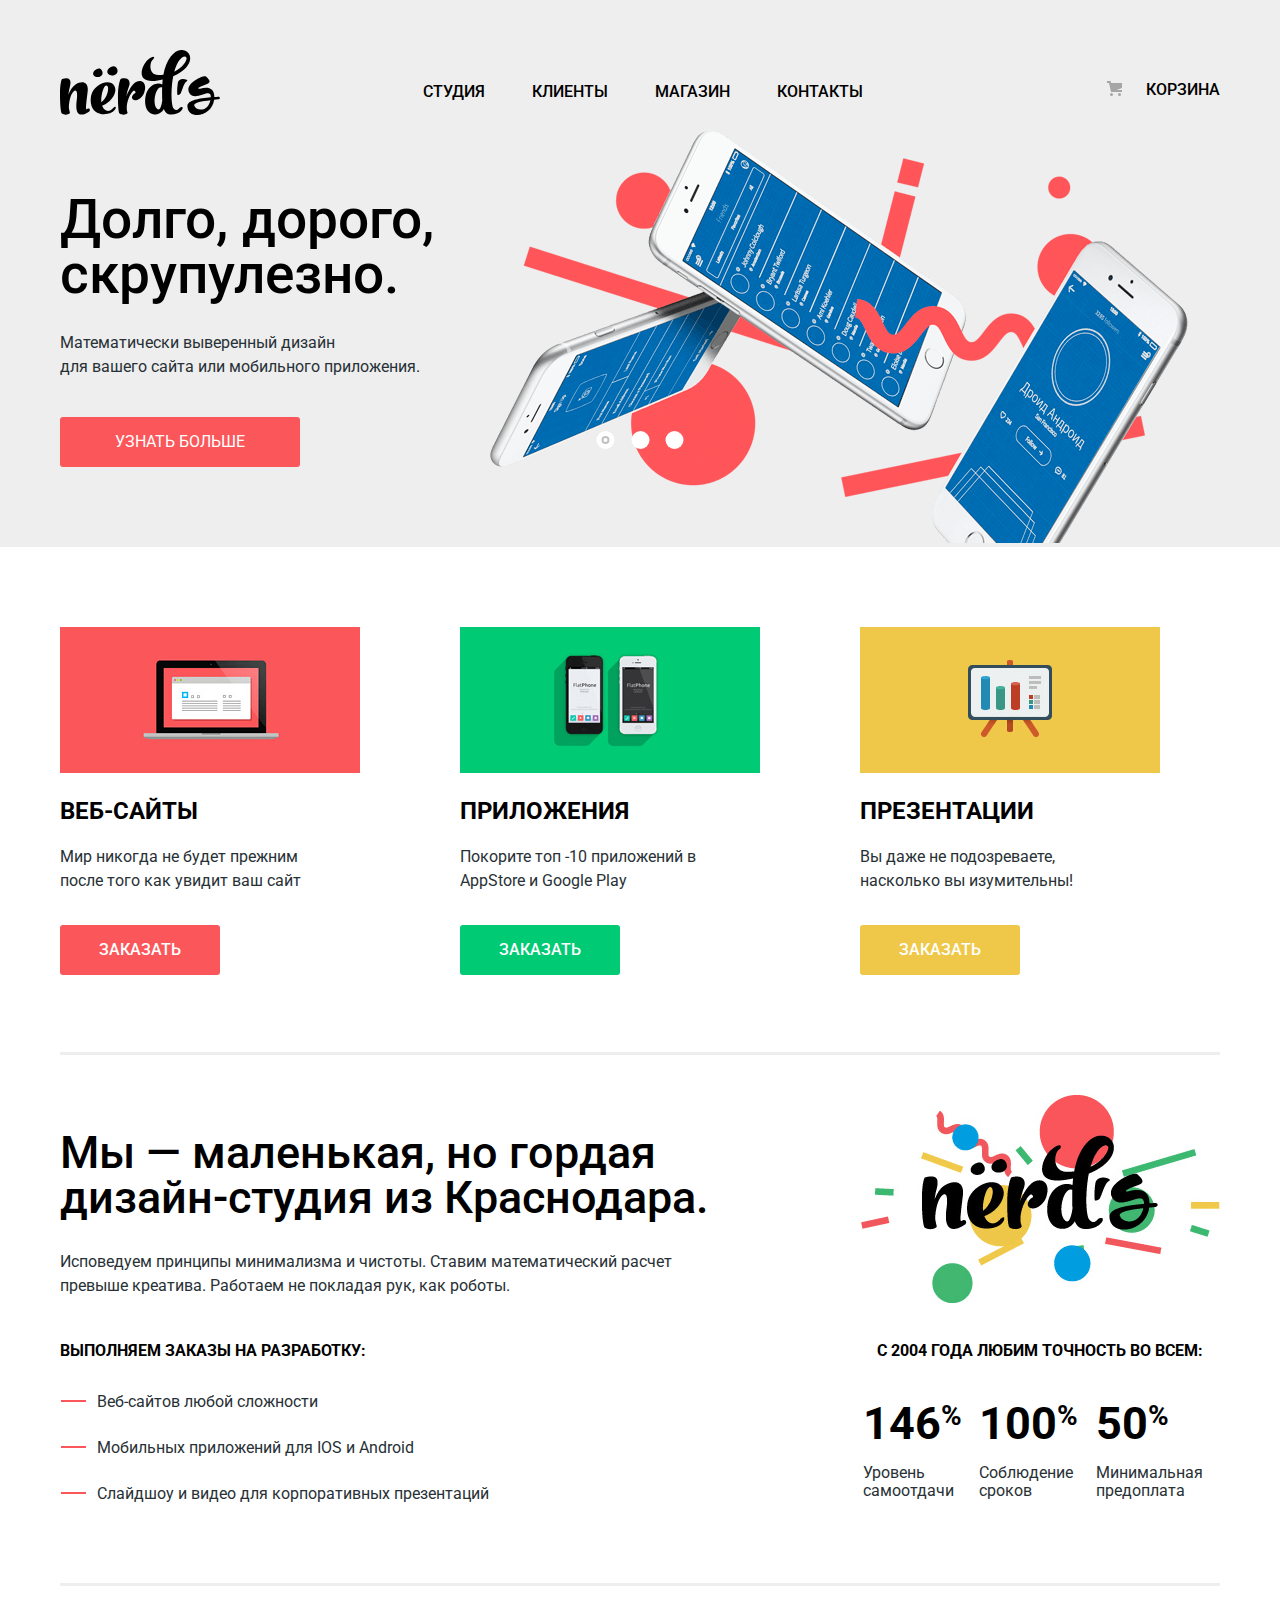
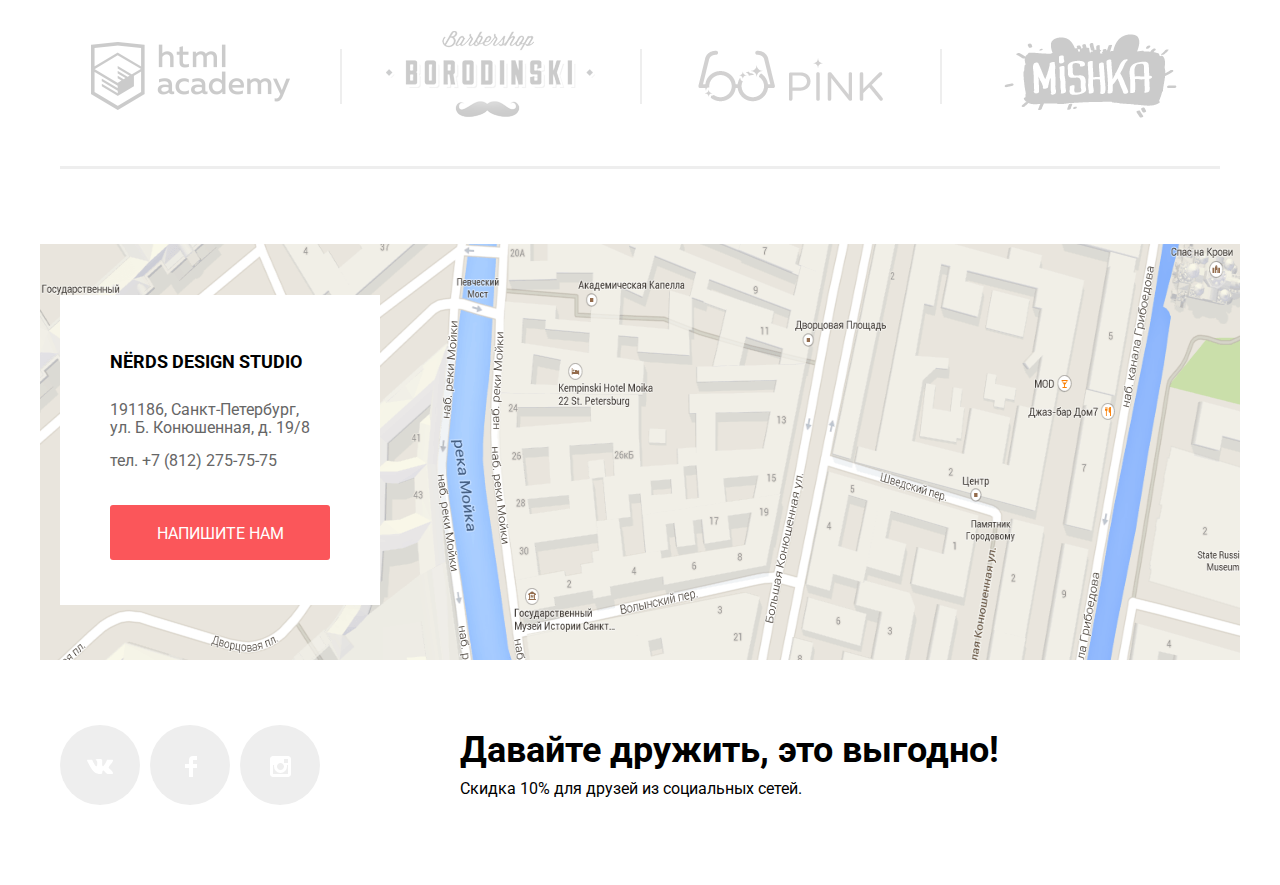
<file: index.html>
﻿<!DOCTYPE html>
<html lang="ru">
	<head>
		<meta charset="utf-8">
		<title>HTML Academy: Нёрдс</title>
		<link href="https://fonts.googleapis.com/css?family=Roboto:400,500,700&display=swap&subset=cyrillic" rel="stylesheet">
		<link href="css/normalize.css" rel="stylesheet">
  		<link href="css/style.css" rel="stylesheet">
	</head>
	<body>
		<header class= "site-header">
			<div class="containers slider-containers">
				<nav class="site-navigation">
					<a class="site-header-logo">
						<img src="img/nerds-logo.svg" width="160" height="65" alt="Логотип дизайн-студии Нёрдс">
					</a>
					<ul class="main-navigation">
						<li><a href="station.html">студия</a></li>
						<li><a href="clients.html">клиенты</a></li>
						<li><a href="catalog.html">магазин</a></li>
						<li><a href="contacts.html">контакты</a></li>
					</ul>
					<ul class="user-navigation">
						<li class="shopping-cart"> <a class="login-link" href="#">корзина</a></li>
					</ul>
				</nav>
			</div>
			<section class="slider">
				<div class="containers">
					<h2 class="visually-hidden">Преимущества</h2>
					<input class="visually-hidden" type="radio" id="product-1" name="toggle" checked>
					<input class="visually-hidden" type="radio" id="product-2" name="toggle">
					<input class="visually-hidden" type="radio" id="product-3" name="toggle">
					<div class="slider-controls">
						<label class="slider-controls-item slider-controls-item--1" for="product-1">Первый слайд</label>
						<label class="slider-controls-item slider-controls-item--2" for="product-2">Второй слайд</label>
						<label class="slider-controls-item slider-controls-item--3" for="product-3">Третий слайд</label>
					</div>
					<ul class="slider-list">
						<li class="slider-item">
							<h3>Долго, дорого,<br> скрупулезно.</h3>
							<p>Математически выверенный дизайн<br> для вашего сайта или мобильного приложения.</p>
							<a class="slider-item-button button" href="#">Узнать больше</a>
						</li>
						<li class="slider-item">
							<h3>Любим математику как никто другой</h3>
							<p>Никакого креатива, только математические формулы для расчета идеальных пропорций.</p>
							<a class="slider-item-button button" href="#">Узнать больше</a>
						</li>
						<li class="slider-item">
							<h3>Только ночь,<br> только хардкор</h3>
							<p>Работать днем, как все? Мы против этого.<br> Ближе к полуночи работа только начинается.</p>
							<a class="slider-item-button button" href="#">Узнать больше</a>
						</li>
					</ul>  
				</div>
			</section>	 
		</header>
		<main>
			<h1 class="visually-hidden">Дизайн-студия Нёрдс</h1>
			<div class="containers">
				<section class="service">
					<h2 class="visually-hidden">Услуги</h2>
					<ul class="list-service">
						<li class="list-service-item">
							<img class="list-service-img" src="img/illustration-1.png" width="300" height="146" alt="Картинка ноутбук">
							<h3 class="list-service-header">веб-сайты</h3>
							<p class="list-service-description">
								Мир никогда не будет прежним
								после того как увидит ваш сайт
							</p>
							<a class="button button-red" href="catalog.html" aria-label="заказать сайт">заказать</a>
						</li>
						<li class="list-service-item">
							<img class="list-service-img" src="img/illustration-2.png" width="300" height="146" alt="Картинка телефон">
							<h3 class="list-service-header">приложения</h3>
							<p class="list-service-description">
								Покорите топ -10 приложений в
								AppStore и Google Play
							</p>
							<a class="button button-green" href="catalog.html" aria-label="заказать приложение">заказать</a>
						</li>
						<li class="list-service-item">
							<img class="list-service-img" src="img/illustration-3.png" width="300" height="146" alt="Картинка планшет">
							<h3 class="list-service-header">презентации</h3>
							<p class="list-service-description">
								Вы даже не подозреваете,
								насколько вы изумительны!
							</p>
							<a class="button button-yelow" href="catalog.html" aria-label="заказать презентацию">заказать</a>
						</li>
					</ul>
				</section>
				<section class="about-us">
					<div class="about-us-left">
						<p class="abot-us-head">
							Мы &mdash; маленькая, но гордая дизайн-студия из Краснодара.
						</p>
						<p class="about-us-text">
							Исповедуем принципы минимализма и чистоты. Ставим математический расчет превыше креатива. Работаем не покладая рук, как роботы.
						</p>
						<h3>выполняем заказы на разработку:</h3>
						<ul>
							<li>
								Веб-сайтов любой сложности
							</li>
							<li>
								Мобильных приложений для IOS и Android
							</li>
							<li>
								Слайдшоу и видео для корпоративных презентаций
							</li>
						</ul>
					</div>
					<div class="about-us-right">
						<img class="about-us-right-picture" src="img/nerds-illustration.png" width="360" height="208" alt="Логотип компании">
						<h2>С 2004 года любим точность во всем:</h2>
						<table>
	    					<tbody>
	    						<tr> 
	    							<td class="percentages">146<sup class="sup">%</sup></td>
	    							<td class="percentages">100<sup class="sup">%</sup></td>
	    							<td class="percentages">50<sup class="sup">%</sup></td>
	    						</tr>
	    						<tr> 
	    							<td class="details">Уровень самоотдачи</td>
	    							<td class="details">Соблюдение сроков</td>
	    							<td class="details">Минимальная предоплата</td>
	    						</tr>
	    					</tbody>
	    				</table>
					</div>
				</section>
				<section class="work">
					<div class="work-cont">
						<a class="work-site" href="https://htmlacademy.ru/intensive/htmlcss">
							<img src="img/logo-1.png" width="199" height="68" alt="логотип компании html academy">
						</a>
					</div>
					<div class="work-cont">
						<a class="work-site" href="#">
							<img src="img/logo-2.png" width="209" height="90" alt="логотип компании барбершоп Бородинский">
						</a>
					</div>
					<div class="work-cont">
						<a class="work-site" href="#">
							<img src="img/logo-3.png" width="185" height="52" alt="логотип компании Пинк">
						</a>
					</div>
					<div class="work-cont">
						<a class="work-site" href="#">
							<img src="img/logo-4.png" width="173" height="84" alt="логотип компании Мишка">
						</a>
					</div>
				</section>
			</div>
			<section class="map">
				<img class="maps-image" src="img/maps.png" width="1200" height="416" alt=" Адрес: Санкт-Петербург,  ул. Б. Конюшенная, д. 19/8 ">
				<iframe class="iframe" src="https://www.google.com/maps/embed?pb=!1m18!1m12!1m3!1d1998.6036253002867!2d30.320858715769422!3d59.93871916905457!2m3!1f0!2f0!3f0!3m2!1i1024!2i768!4f13.1!3m3!1m2!1s0x4696310fca145cc1%3A0x42b32648d8238007!2z0JHQvtC70YzRiNCw0Y8g0JrQvtC90Y7RiNC10L3QvdCw0Y8g0YPQuy4sIDE5LzgsINCh0LDQvdC60YIt0J_QtdGC0LXRgNCx0YPRgNCzLCAxOTExODY!5e0!3m2!1sru!2sru!4v1562616111985!5m2!1sru!2sru" allowfullscreen></iframe>
				<div class="containers map-containers">
					<div class="modal-map">
						<div class="modal">
							<p class="modal-head">
								NЁRDS DESIGN STUDIO
							</p>
							<p class="modal-text">
								191186, Санкт-Петербург,
								ул. Б. Конюшенная, д. 19/8				
							</p>
								<a href="tel:+78122757575" class="modal-text modal-tel"> тел. +7 (812) 275-75-75</a>				
						</div>	
						<a href="#" class="modal-button"> напишите нам </a>
					</div>
				</div>
			</section>
			<section class="pop">
				<div class="containers">
					<div class="pop-up">
						<h2>Напишите нам</h2>
						<form class="feedback-form" action="https://echo.htmlacademy.ru" method="post">
							<div class="feedback-item">
								<p class="feedback-item-name">
									<label>
										Ваше имя:
										<input type="text" name="name" placeholder="Имя Фамилия">
									</label>
								</p>
								<p class="feedback-item-mail">
									<label>
										Ваш e-mail:
										<input type="text" name="e-mail" placeholder="email@example.com">
									</label>
								</p>
							</div>
							<p class="feedback-item-text">
								<label>
									Текст письма:
									<textarea name="text" placeholder="В свободной форме" style="margin: 0px; width: 760px; height: 118px;"></textarea>
								</label>
							</p>
							<button class="md-btn" type="submit">Отправить</button>
							<button class="close-modal-button" type="button" name="close-button">Закрыть</button>
			        	</form>
					</div>
				</div> 
        	</section>
		</main>
		<footer class="site-footer">
			<div class="containers">
            	<div class="footer"> 
					<ul class="footer-social-item">
						<li><a class="social social-button-vk" href="#" aria-label="Наша дизайн студия в Вконтакте"></a></li>
						<li><a class="social social-button-fb" href="#" aria-label="Наша дизайн студия в Фейсбук"></a></li>
						<li><a class="social social-button-in" href="#" aria-label="Наша дизайн студия в Инстаграм"></a></li>
					</ul>
					<p class="footer-promo">
						<b>Давайте дружить, это выгодно!</b>
						Скидка 10% для друзей из социальных сетей.
					</p>
            	</div>
        	</div>
		</footer>
		<script src="js/popup.js">
		</script>	
	</body>
</html>
</file>
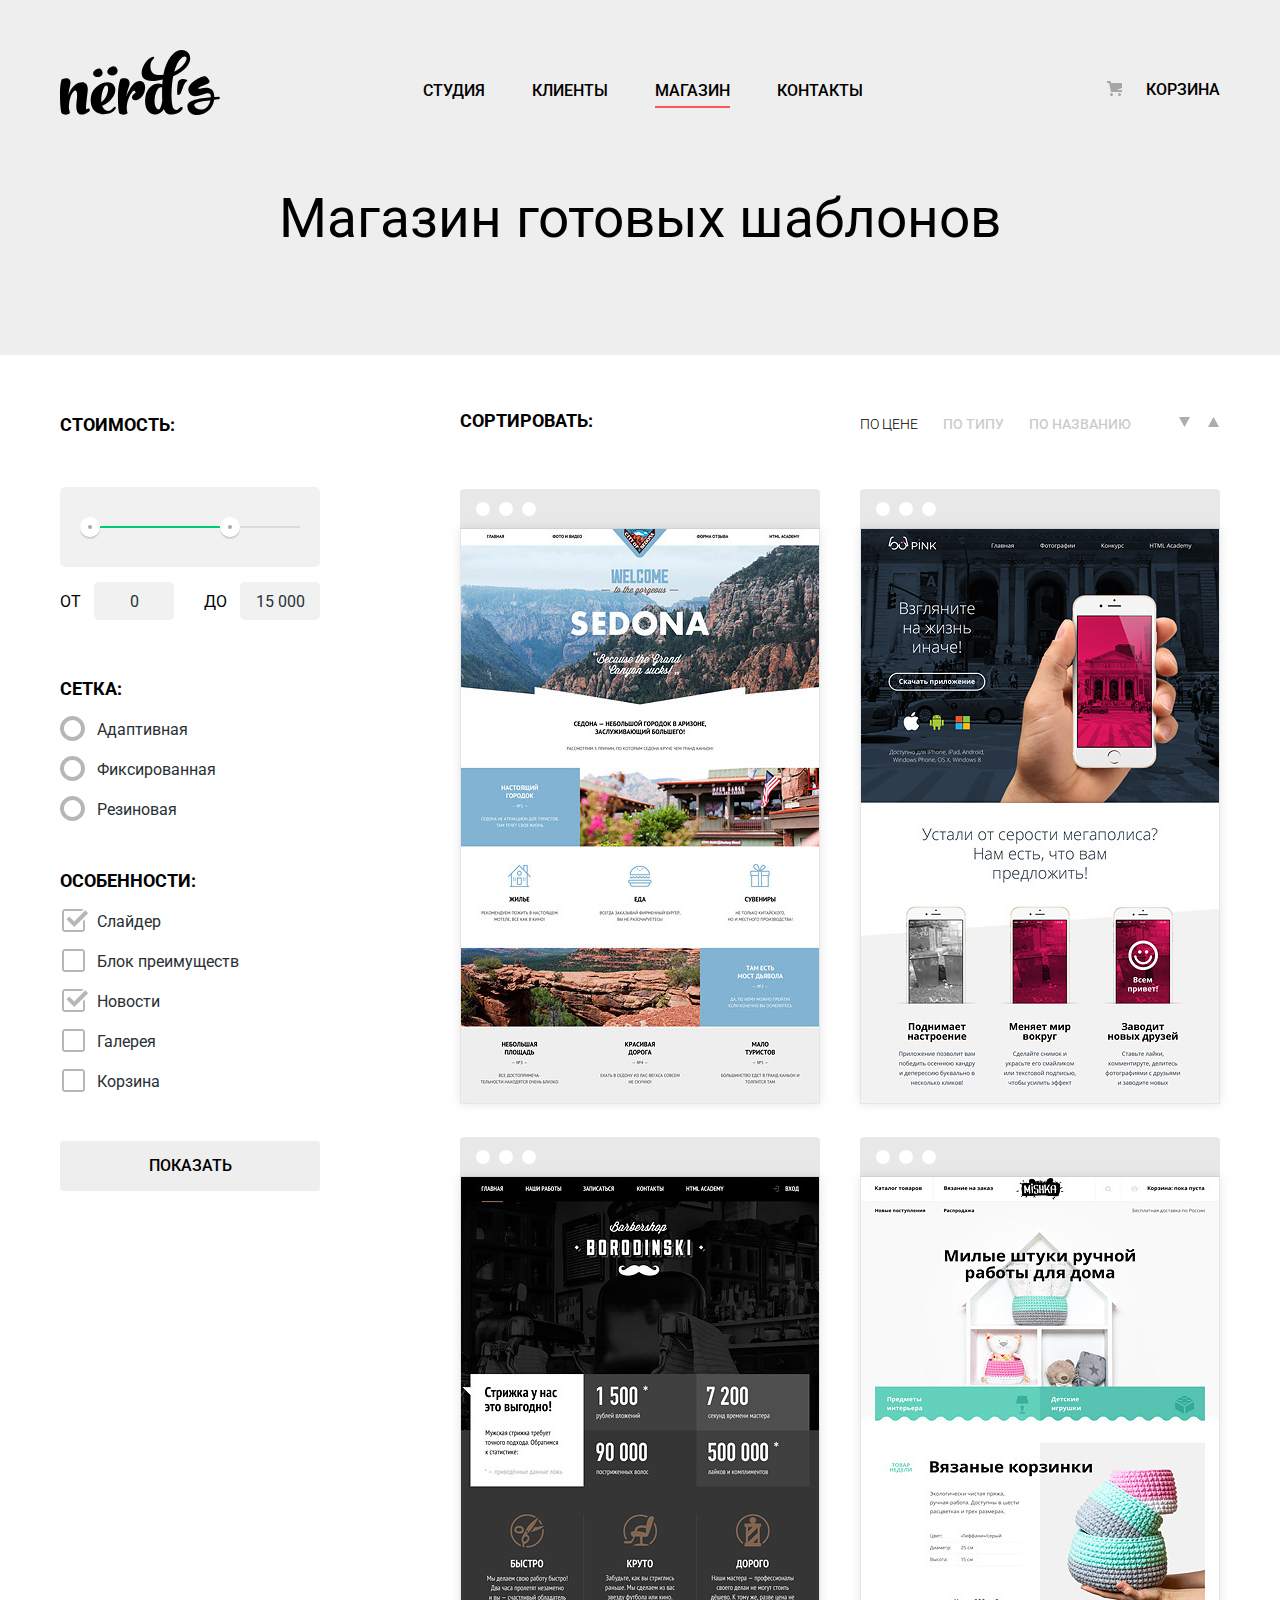
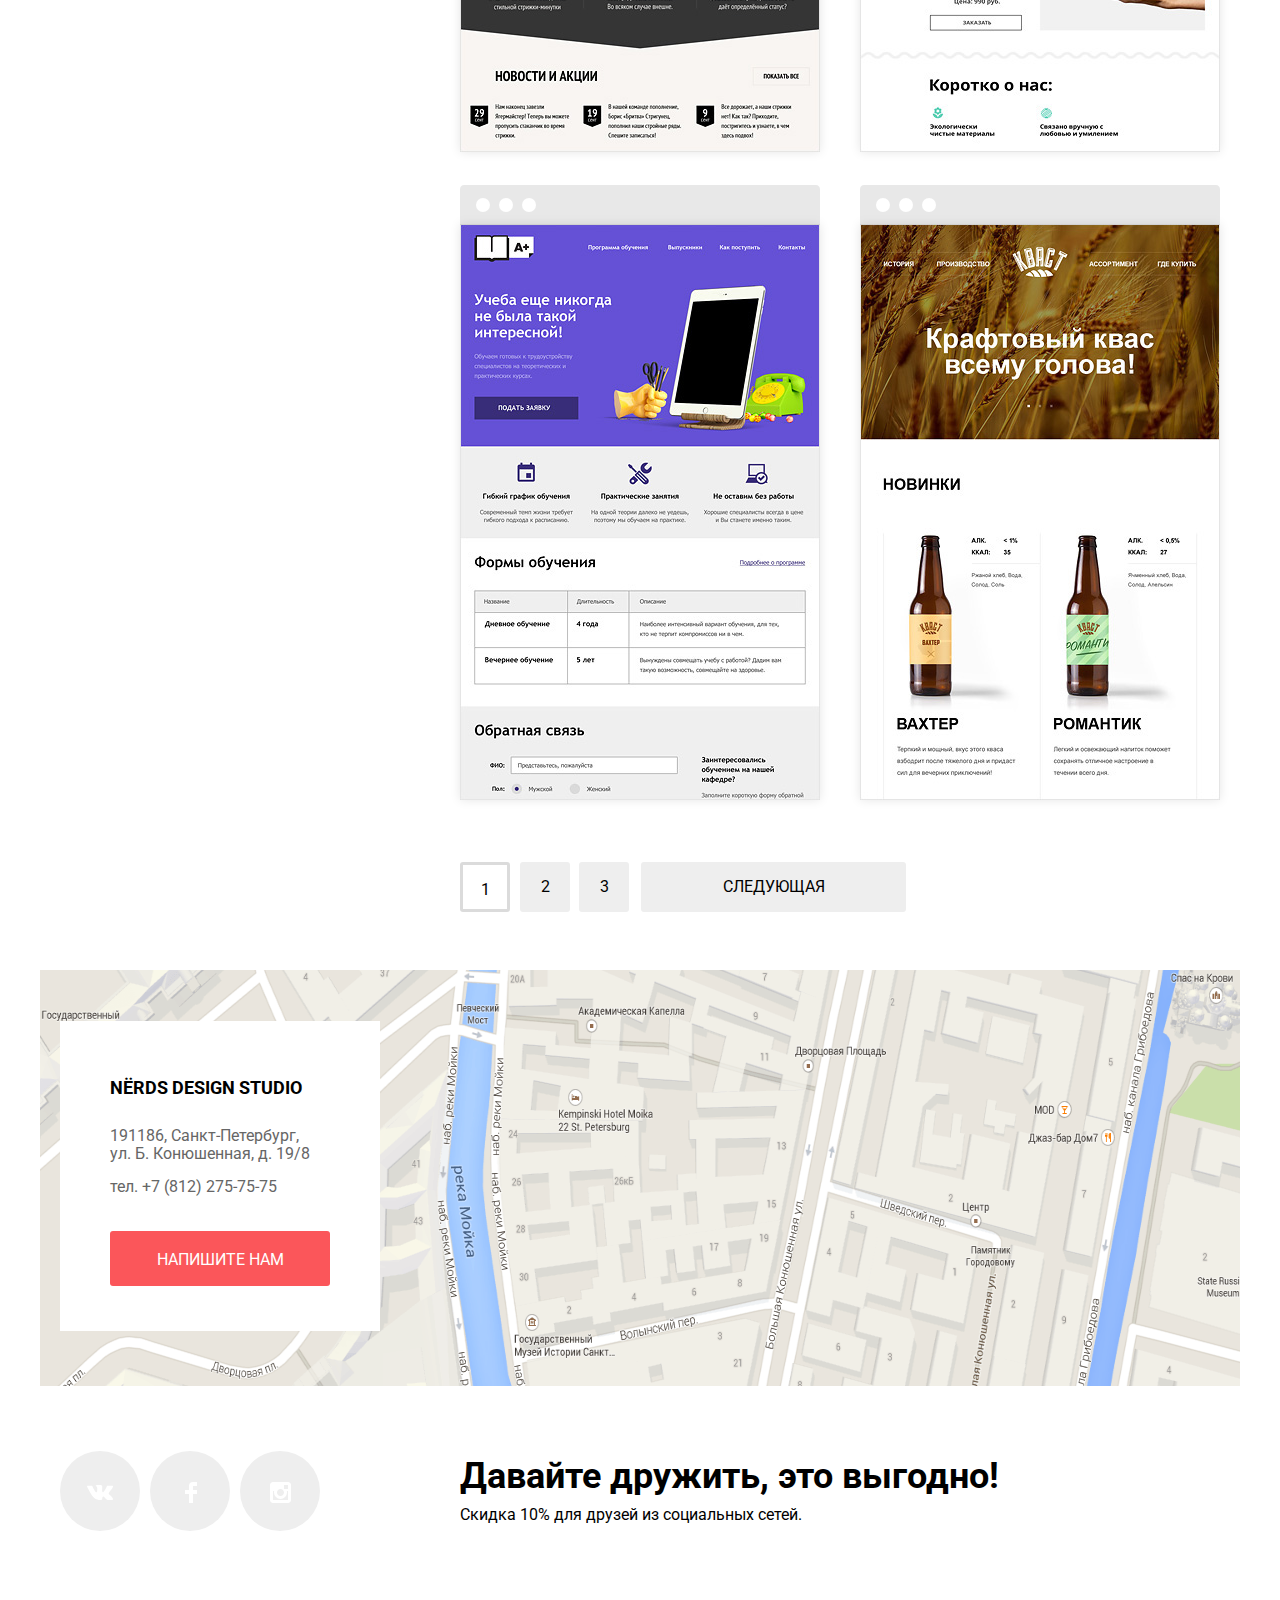
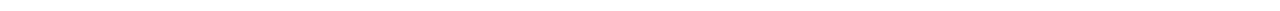
<file: catalog.html>
﻿<!DOCTYPE html>
<html lang="ru">
	<head>
    	<meta charset="utf-8">
    	<title>HTML Academy: Нёрдс</title>
    	<link href="https://fonts.googleapis.com/css?family=Roboto:400,500,700&display=swap&subset=cyrillic" rel="stylesheet">
    	<link href="css/normalize.css" rel="stylesheet">
      	<link href="css/style.css" rel="stylesheet">
	</head>
	<body>
    	<header class= "site-header">
			<div class="containers">
        		<nav class="site-navigation">
        			<a class="site-header-logo" href="index.html">
          				<img src="img/nerds-logo.svg" width="160" height="65" alt="Логотип дизайн-студии Нёрдс">
        			</a>
          			<ul class="main-navigation">
            			<li><a href="station.html">студия</a></li>
            			<li><a href="clients.html">клиенты</a></li>
            			<li class="active"><a href="catalog.html">магазин</a></li>
            			<li><a href="contacts.html">контакты</a></li>
          			</ul>
          			<ul class="user-navigation">
            			<li class="shopping-cart"> <a class="login-link" href="#">корзина</a></li>
          			</ul>
				</nav> 
        		<section class="down-header">
					<p>  
						Магазин готовых шаблонов
					</p>	
				</section>
			</div>	
    	</header>
    	<main>
			<div class="containers">
				<div class="main-catalog">	
      				<section class="filters">
        				<h2 class="visually-hidden">Фильтр товаров</h2>
        				<form class="filter" method="get" action="https://echo.htmlacademy.ru">
							<fieldset class="filter-grid">
								<legend class="legend-filters">Стоимость:</legend>
								<div class="range-filter">
									<div class="range-controls">
										<div class="scale">
											<div class="bar"></div>
										</div>
											<div class="toggle toggle-min"></div>
											<div class="toggle toggle-max"></div>
										</div>
										<div class="price-controls">
											<label class="min-price">от <input name="min-price" type="text" value="0"></label>
											<label class="max-price">до <input name="max-price" type="text" value="15 000"></label>
										</div>
									</div>
							</fieldset>   
							<fieldset class="filter-grid">
          						<legend class="legend-filters">сетка:</legend>
          						<ul class="grid-list">
            						<li class="filter-option">
              							<input class="visually-hidden filter-input filter-input-radio" type="radio" name="grid-list" id="filter-adaptive" value="grid-adaptive">
              							<label for="filter-adaptive">
                							Адаптивная
              							</label>
            						</li>
           				 			<li class="filter-option">
              							<input class="visually-hidden filter-input filter-input-radio" type="radio" name="grid-list" id="filter-fixed" value="grid-fixed">
              							<label for="filter-fixed">
                							Фиксированная
              							</label>
            						</li>
            						<li class="filter-option">
              							<input class="visually-hidden filter-input filter-input-radio" type="radio" name="grid-list" id="filter-rubber" value="grid-rubber">
              							<label for="filter-rubber">
                							Резиновая
              							</label>
           							</li>
          						</ul>
        					</fieldset>
       						<fieldset class="filter-grid">
          						<legend class="legend-filters">особенности:</legend>
          						<ul class="grid-list">
            						<li class="filter-option">
              							<input class="visually-hidden filter-input filter-input-checkbox" type="checkbox" name="slide-list" id="filter-slider" checked>
              							<label for="filter-slider">
        	        						Слайдер
        	      						</label>
        	    					</li>
        	    					<li class="filter-option">
        	      						<input class="visually-hidden filter-input filter-input-checkbox" type="checkbox" name="advantage-list" id="filter-advantage">
        	      						<label for="filter-advantage">
        	        						Блок преимуществ
        	      						</label>
        	    					</li>
        	    					<li class="filter-option">
        	      						<input class="visually-hidden filter-input filter-input-checkbox" type="checkbox" name="news-list" id="filter-news" checked>
        	      						<label for="filter-news">
        	       					 		Новости
        	      						</label>
        	    					</li>
        	    					<li class="filter-option">
        	      						<input class="visually-hidden filter-input filter-input-checkbox" type="checkbox" name="gallery-list" id="filter-gallery">
        	      						<label for="filter-gallery">
        	        						Галерея
        	      						</label>
        	    					</li>
        	    					<li class="filter-option">
        	      						<input class="visually-hidden filter-input filter-input-checkbox" type="checkbox" name="shopping-cart-list" id="filter-shopping-cart">
        	      						<label for="filter-shopping-cart">
        	        						Корзина
        	      						</label>
        	    					</li>
        	  					</ul>
        					</fieldset>
        					<button class="filter-button" type="submit">показать</button> 
      					</form>  
    				</section>
    				<section class="catalog">
						<h2 class="visually-hidden">Список готовых шаблонов</h2>
						<div class="catalog-cont">
							<p class="catalog-cont-p">Сортировать:</p>
							<ul class="catalog-cont-list">
								<li> 
									<a class="catalog-li-pr" aria-label="Сортировать по цене" href="#">по цене</a>
								</li>
								<li>
						 			<a class="catalog-li" aria-label="Сортировать по типу" href="#">по типу</a>
								</li>
								<li>
						 			<a class="catalog-li" aria-label="Сортировать по названию" href="#">по названию</a>
								</li>
								<li>
									<a class="icon-up" aria-label="Сортировать больше" href="#"></a>
								</li>
								<li>
									<a class="icon-up" aria-label="Сортировать меньше" href="#"></a>
								</li>
							</ul>
						</div>
    	  					<ul class="catalog-list">
    	    					<li class="catalog-item">
    	      						<img src="img/img-sedona.jpg" width="360" height="576" alt="шаблон sedona">
    	      						<div class="catalog-item-list">
    	        						<h3 class="catalog-item-title">
    	          							<a class="catalog-site"  href="Sedona-Hover.html">Sedona</a>
    	        						</h3>
    	        						<p class="catalog-item-description">
    	          							Информационный сайт для туристов
    	        						</p>	
    	        						<a class="catalog-button" href="shopping-cart.html">9 900 РУБ.</a>
    	      						</div>
    	    					</li>
			    	    		<li class="catalog-item">
    	    			  			<img src="img/img-pink.jpg" width="360" height="576" alt="шаблон pink">
    	      						<div class="catalog-item-list">
    	 				       			<h3 class="catalog-item-title">
    	          							<a class="catalog-site" href="Pink-Hover.html">Pink App</a>
    	       		 					</h3>
    	        						<p class="catalog-item-description">
    	          							Продуктовый лендинг приложения для iOS и Android
    	        						</p>	
    	       							<a class="catalog-button" href="shopping-cart.html">9 900 РУБ.</a>
    	      						</div>
    	    					</li>
    	    					<li class="catalog-item">
    	    	  					<img src="img/img-barbershop.jpg" width="360" height="576" alt="шаблон Barbershop">
    	    	  					<div class="catalog-item-list">
    	    	    					<h3 class="catalog-item-title">
    	    	      						<a class="catalog-site" href="Barbershop-Hover.html">Barbershop</a>
    	    	    					</h3>
    	    	    					<p class="catalog-item-description">
    	    	      						Сайт салона красоты. Для мужчин, да
    	    	    					</p>	
    	    	    					<a class="catalog-button" href="shopping-cart.html">9 900 РУБ.</a>
    	    	  					</div>
    	    					</li>		
    	    					<li class="catalog-item">
    	      						<img src="img/img-mishka.jpg" width="360" height="576" alt="шаблон Mishka">
    	      						<div class="catalog-item-list">
    	        						<h3 class="catalog-item-title">
    	          							<a  class="catalog-site" href="Mishka-Hover.html">Mishka</a>
    	        						</h3>
    	        						<p class="catalog-item-description">
    	          							Интернет-магазин вязаных игрушек
    	        						</p>	
    	        						<a class="catalog-button" href="shopping-cart.html">9 900 РУБ.</a>
    	      						</div>
    	    					</li>			
    	    					<li class="catalog-item">
    	      						<img src="img/img-aplus.jpg" width="360" height="576" alt="шаблон A Plus">
    	      						<div class="catalog-item-list">
    	        						<h3 class="catalog-item-title">
    	          							<a class="catalog-site" href="APlus-Hover.html">A Plus</a>
    	        						</h3>
    	        						<p class="catalog-item-description">
    	          							Лендинг курсов повышения квалификации
    	        						</p>	
    	        						<a class="catalog-button" href="shopping-cart.html">9 900 РУБ.</a>
    	      						</div>
    	    					</li>
    	   						<li class="catalog-item">
    	     						<img src="img/img-kvast.jpg" width="360" height="576" alt="шаблон Kvast">
    	      						<div class="catalog-item-list">
    	        						<h3 class="catalog-item-title">
    	          							<a class="catalog-site" href="Kvast-Hover.html">Кваст</a>
    	        						</h3>
    	        						<p class="catalog-item-description">  
    	          							Промо-сайт производителя крафтового кваса
    	        						</p>
    	        						<a class="catalog-button" href="shopping-cart.html">9 900 РУБ.</a>
    	      						</div>
								</li>		
			  				</ul>
			  			<div class="pagination">
			  				<ul class="pagination-list">
								<li><a class="pagination-item-current" href="#">1</a></li>
								<li><a class="pagination-item" href="#">2</a></li>
								<li><a class="pagination-item" href="#">3</a></li>
			  				</ul>
			  				<a class="pagination-button" href="#">следующая</a>
			  			</div>
					</section>
				</div>
			</div>	
			<section class="map">
					<img class="maps-image" src="img/maps.png" width="1200" height="416" alt=" Адрес: Санкт-Петербург,  ул. Б. Конюшенная, д. 19/8 ">
					<iframe class="iframe" src="https://www.google.com/maps/embed?pb=!1m18!1m12!1m3!1d1998.6036253002867!2d30.320858715769422!3d59.93871916905457!2m3!1f0!2f0!3f0!3m2!1i1024!2i768!4f13.1!3m3!1m2!1s0x4696310fca145cc1%3A0x42b32648d8238007!2z0JHQvtC70YzRiNCw0Y8g0JrQvtC90Y7RiNC10L3QvdCw0Y8g0YPQuy4sIDE5LzgsINCh0LDQvdC60YIt0J_QtdGC0LXRgNCx0YPRgNCzLCAxOTExODY!5e0!3m2!1sru!2sru!4v1562616111985!5m2!1sru!2sru" allowfullscreen></iframe>
					
					<div class="containers map-containers">
						<div class="modal-map">
							<div class="modal">
							<p class="modal-head">
								NЁRDS DESIGN STUDIO
							</p>
							<p class="modal-text">
								191186, Санкт-Петербург,
								ул. Б. Конюшенная, д. 19/8				
							</p>
								<a href="tel:+78122757575" class="modal-text modal-tel"> тел. +7 (812) 275-75-75</a>				
						</div>	
						<a href="#" class="modal-button"> напишите нам </a>
					</div>
				</div>
			</section>
			<section class="pop">
				<div class="containers">
					<div class="pop-up">
						<h2>Напишите нам</h2>
						<form class="feedback-form" action="https://echo.htmlacademy.ru" method="post">
							<div class="feedback-item">
								<p class="feedback-item-name">
									<label>
										Ваше имя:
										<input type="text" name="name" placeholder="Имя Фамилия">
									</label>
								</p>
								<p class="feedback-item-mail">
									<label>
										Ваш e-mail:
										<input type="text" name="e-mail" placeholder="email@example.com">
									</label>
								</p>
							</div>
							<p class="feedback-item-text">
								<label>
									Текст письма:
									<textarea name="text" placeholder="В свободной форме" style="margin: 0px; width: 760px; height: 118px;"></textarea>
								</label>
							</p>
							<button class="md-btn" type="submit">Отправить</button>
							<button class="close-modal-button" type="button" name="close-button">Закрыть</button>
						</form>
					</div>
				</div>
			</section>
		</main>
		<footer class="site-footer">
			<div class="containers">
				<div class="footer"> 
					<ul class="footer-social-item">
						<li><a class="social social-button-vk" href="#" aria-label="Наша дизайн студия в Вконтакте"></a></li>
						<li><a class="social social-button-fb" href="#" aria-label="Наша дизайн студия в Фейсбук"></a></li>
						<li><a class="social social-button-in" href="#" aria-label="Наша дизайн студия в Инстаграм"></a></li>
					</ul>
					<p class="footer-promo">
						<b>Давайте дружить, это выгодно!</b>
						Скидка 10% для друзей из социальных сетей.
					</p>
				</div>
			</div>
		</footer>
		<script src="js/popup.js">
		</script>	
	</body>
</html>
</file>
<file: css/style.css>
﻿html {
  box-sizing: border-box;
 } 

*, *::before, *::after { 
  box-sizing: inherit;
}

body {
  margin: 0;
  padding: 0;
  min-width: 1200px;
  font-family: Roboto ,Arial, sans-serif;
  font-size: 16px;
  line-height: 24px;
  font-weight: 400;
  color: #000000;
  background-color: #ffffff;
}

a {
  text-decoration: none;
  text-transform: uppercase;
  font-size: 16px;
  color: #000000;
}

.containers {
  display: flex;
  position: relative;
  flex-direction: column;
  justify-content: center;
  width: 1200px;
  padding: 0 20px;
  margin: 0 auto;
}

.site-navigation a {
  line-height: 30px;
  font-weight: 500; 
  color: #000000;
  padding: 0 5px;
}

.site-navigation a:first-child {
  padding:0;
}

.site-navigation a:hover,
.user-navigation a:hover {
  color: #fb565a;
}

.site-navigation a:focus,
.user-navigation a:focus {
  color: #887c7c;
}

.site-navigation a:active,
.user-navigation a:active {
  color: #bdbdbd;
}

.down-header p {
  font-weight: 400;
  margin: 0;
  padding: 0;
}

.service p {
  color: #283136;
}

.service h3 {
  font-size: 24px;
}

.button {
  font: inherit;
  font-size: 16px;
  line-height: 18px;
  text-align: center;
  color: #000000;
  background-color: #fb565a;
  vertical-align: middle;
  border: none;
}

.visually-hidden {
  position: absolute;
  clip: rect(0 0 0 0);
  width: 1px;
  height: 1px;
  margin: -1px;
}

.site-header {
  display: block;
  background-color: #eeeeee;
}

.main-navigation {
  display: flex;
  justify-content: space-between;
  width: 500px;
  padding: 0 30px;
  padding-top: 58px;
  list-style: none;
}

.site-header-logo {
  margin-top: 50px;
}

.user-navigation {
  display: flex;
  position: relative;
  justify-content: space-between;
  list-style: none;
  padding-top: 54px;
  margin-left: 40px;
  font-size: 16px;
  line-height: 30px;
  font-weight: 700;
}

.login-link::before {
  content: "";
  position: absolute;
  z-index: 100;
  top: 60px;
  left: 1px;
  width: 16px;
  height: 18px;
  background-image: url("../img/cart-icon.svg");
  background-repeat: no-repeat;
  background-position: 0 0;
}

.site-navigation {
  display: flex;
  justify-content: space-between;
  align-items: center;
  font-size: 16px;
  line-height: 30px;
  font-weight: 700;
}

.active {
  border-bottom: 2px solid #fb565a;
}

.slider-containers {
  position: relative;
}

.slider-list {
  padding: 0;
  margin: 0;
}

.slider-controls {
  position: absolute;
  display :flex;
  justify-content: space-between;
  left: 50%;
  bottom: 95px;
  z-index: 100;
  width: 163px;
  height: 21px;
  font-size: 0;
  padding: 0 38px;
  transform: translateX(-50%);
}

.slider-controls label {
  position: relative; 
  display: inline-block;
  vertical-align:middle;
  width: 18px;
  height: 18px;
  padding: 8px;  
  border-radius: 50%;
  cursor: pointer;
}

.slider-controls label::after {
  content: ""; 
  position: absolute;
  top: 0;
  left: 0;
  z-index: 1; 
  width: 18px;
  height: 18px;  
  background: #ffffff; 
  border-radius: 50%;
}

.slider-item {
  display: none;
  padding: 78px 0 80px 0;
}

.slider-item:nth-child(1) {
  background-image: url("../img/slide1.png");
  background-repeat: no-repeat;
  background-position: 93%;
}

.slider-item:nth-child(2) {
  background-image: url("../img/slide2.png");
  background-repeat: no-repeat;
  background-position: 100%;
}

.slider-item:nth-child(3) {
  background-image: url("../img/slide3.png");
  background-repeat: no-repeat;
  background-position: 100%;
}

#product-1:checked ~ .slider-list .slider-item:nth-child(1) {
  display: block;
}

#product-2:checked ~ .slider-list .slider-item:nth-child(2) {
  display: block;
}

#product-3:checked ~ .slider-list .slider-item:nth-child(3) {
  display: block;
}

#product-1:checked ~ .slider-controls .slider-controls-item--1::before,
#product-2:checked ~ .slider-controls .slider-controls-item--2::before,
#product-3:checked ~ .slider-controls .slider-controls-item--3::before {
  content: "";
  position: absolute;
  z-index: 2;
  width: 8px;
  height: 8px;
  left: 5px;
  top: 5px;
  background-color: inherit;
  border: 2px solid #c1c1c1;
  border-radius: 50%;
}

.slider-item h3 {
  max-width: 600px;
  margin-top: -11px;
  font-size: 55px;
  line-height: 55px;
  font-weight: 500;
}

.slider-item p {
  color: #283136;
  max-width: 430px;
  margin-top: -26px;
}

.slider-item-button {
  display: block;
  width: 240px;
  height: 50px;
  padding: 5px 5px;
  margin-top: 38px;
  font-size: 16px;
  line-height: 40px;
  color: #ffffff;
  text-transform: uppercase;
  text-align: center;  
  text-decoration: none; 
  background-color: #fb565a;
  border-radius: 3px;
  border: none;
}

.button-red{
  background-color: #fb565a;
}

.button-red:hover {
  background-color: #e74246;
}

.button-red:focus {
  background-color: #fb565a;
}

.button-red:active {
  background-color: #d7373b;
}

.button-green {
  background-color: #00ca74;
}


.button-green:hover {
  background-color: #00bc6c;
}

.button-green:focus {
  background-color: #00ca74;
}

.button-green:active {
  background-color: #00aa62;
}

.button-yelow {
  background-color: #efc84a;
}


.button-yelow:hover {
  background-color: #eab534;
}

.button-yelow:focus {
  background-color: #efc84a;
}

.button-yelow:active {
  background-color: #e5a722;
}

.footer-social-item a:hover {
  background-color: #e1e1e1;
}

.footer-social-item a:focus {
  background-color: #e74246;
}

.footer-social-item a:active {
  background-color: #d7373b;
}

.service {
  display: flex;
  justify-content: space-between;
  margin-top: 80px;
}

.list-service {
  display: flex;
  flex-wrap: wrap;
  width: 1100px;
  padding: 0;
  margin: 0;
  justify-content: space-between;
  align-items: center;
  list-style: none;
}

.list-service-item {
  width: 300px;
  height: 350px;
}

.list-service-item h3 {
  margin: 0;
  margin-top: 16px;
  font-size: 24px;
  line-height: 30px;
  text-align: left;
  font-weight: 700;
  text-transform: uppercase;
}

.list-service-description{
  padding: 1px 50px 1px 0;
  margin: 0;
  margin-top: 18px;
}

.list-service .button {
 display: block;
 width: 160px;
 height: 50px;
 margin: 0;
 margin-top: 31px;
 font-size: 16px;
 line-height: 50px;
 color: #ffffff;
 text-transform: uppercase;
 text-align: center;
 text-decoration: none;
 text-decoration: none;  
 text-decoration: none;
 font-weight: 500;
 border-radius: 3px;
}

.about-us {
  display: flex;
  margin-top: 75px;
  border-top: 3px solid #eeeeee;
}

.about-us-left {
  display: flex;
  flex-wrap: wrap;
  flex-direction: column;
  position: relative;
  margin: 0;
  padding: 0;
}

.abot-us-head {
  font-size: 45px;
  line-height: 45px;
  padding-right: 130px;
  margin: 0;
  margin-top: 75px;
  font-weight: 500; 
}

.about-us-text {
  font-size: 16px;
  line-height: 24px;
  text-align: left;
  color: #283136;
  margin: 0;
  margin-top: 30px;
  padding-right: 120px; 
}

.about-us-left h3 {
  font-size: 16px;
  line-height: 24px;
  text-align: left;
  font-weight: 700;
  text-transform: uppercase;
  padding: 0;
  margin: 0;
  margin-top: 41px;
}

.about-us li {
  list-style: none;
  font-size: 16px;
  line-height: 46px;
  color: #283136;
  margin: 0;
  margin-left: -3px;
}

.about-us-left li::before {
  content: "";
  position: absolute;
  display: block;
  margin-top: 21px;
  border-top: 2px solid #fb565a;
  width: 25px;
  left: 1px;
 }

.about-us-right {
  display: flex;
  margin: 0;
  padding: 0;
  flex-wrap: wrap;
  justify-content: center;
  width: 360px;
  min-height: 405px;
  margin-left: auto; 
}

.about-us-right h2 {
  margin: 0;
  padding: 0;
  margin-top: 46px;
  margin-bottom:20px;
  font-size: 16px;
  font-weight: 700;
  text-transform: uppercase;
}

.percentages {
  height: 65px;
  font-size: 45px;
  color: #000000;
  font-weight: 700;
  width: 200px;
  padding-bottom: 10px;
  padding-right: 10px;
}

table {
  width:350px;
  height: 95px;
  margin-left:-10px;
  margin-bottom: 20px;
 
}

.details { 
  height: 30px;
  line-height: 18px;
  color: #283136;
}
 
.sup {
  font-size: 28px;
}

.about-us-right-picture {
  display: block;
  margin: 0;
  margin-top: 40px;
  margin-bottom: -20px; 
}
 
.work {
  display: flex;
  position:relative;
  align-items: center;
  justify-content: space-between;
  border-top: 3px #eeeeee solid;
  border-bottom: 3px #eeeeee solid;
  min-height: 180px;
  min-width: 1160px;
  padding: 0 ;
  margin: 50px 0 75px 0;
}

.work-cont {
  display: block;
  position: relative;
  margin:0;
  padding:0;
  width: 260px;
  height: 180px;
}

.work-site {
  display: flex;
  align-items: center;
  justify-content: center;
  padding: 0 ;
  margin: 0;
  width: 260px;
  height: 180px;
  opacity: 0.2;
}

.work-site:hover {
  opacity: 1;
}

.work-site:focus {
  opacity: 1;
}

.work-site:active {
  opacity: 0.1;
}

 .work-cont:after {
  content:"";
  position:absolute;
  z-index: 100;
  border-right: 2px #eeeeee solid;
  left: -20px;
  top: 63px;
  height: 55px;
}

.work-cont:first-child:after {
  border: none;
}

.cont-mod {
  margin: 0 auto;
}

.map {
  position: relative;
}

.map-containers {
  position: relative;
}

.iframe {
  position: absolute;
  top: 0;
  left: 0;
  display: block;
  width: 100%;
  height: 416px;
  border: none;
}

.maps-image {
  display: block;
  margin: 0 auto;
}

.frame {
  position: relative;
  z-index: 2;
  width: 100%;
  border: none;
}

.modal-map {
  display: flex;
  flex-wrap: wrap;
  position: absolute;
  top: -365px;
  width: 320px;
  height: 310px;
  background-color: #ffffff;
}

.modal {
  display: flex;
  flex-wrap:wrap;
  padding-left: 50px;
}

.modal-head {
  font-size: 18px;
  text-transform: uppercase;
  font-weight: 700;
  margin:0;
  margin-top: 55px;
  padding: 0;
}

.modal-text {
  font-size: 16px;
  line-height: 18px;
  font-weight: 400;
  text-align: left;
  color: #666666;
  margin: 0;
  margin-top: 12px;
  padding: 0;
  padding-right: 60px;
  text-transform: none;
}

.modal-tel {
  margin: 0;
  margin-bottom: 20px;
}

.pop {
  position: relative;
}

.pop-up {
  display: none;
  position: fixed;
  flex-wrap: wrap;
  top: 50%;
  left: 50%;
  width: 960px;
  height: 590px;
  margin-left: -480px;
  margin-top:-285px;
  z-index: 105;
  background-color: #ffffff;
  padding: 75px 100px 85px 100px;
  box-shadow: 0px 10px 25px 10px rgba(0, 0, 0, 0.25);
}

.feedback-item {
  display:flex;
}

.feedback-item-mail{
  margin:0;
  padding:0;
  margin-left: 40px;
  margin-top: 25px;
}

.feedback-item-name{
  margin: 0;
  margin-top: 25px;
}

.feedback-item input {
  height: 50px;
  width: 360px;
}

.feedback-item-text {
  margin: 0;
  margin-top:37px;
}

.close-modal-button {
  position: absolute;
  top: 70px;
  right: 90px;
  width: 22px;
  height: 28px;
  font-size: 0;
  background-color: transparent;
  border: 0;
  cursor: pointer;
}

.close-modal-button::before,
.close-modal-button::after {
  content: "";
  position: absolute;
  top: 10px;
  left: -4px;
  width: 25px;
  height: 4px;
  background-color: #fecccd;
}

.close-modal-button::before {
  transform: rotate(45deg);
}

.close-modal-button::after {
  transform: rotate(-45deg);
}

.close-modal-button:hover::after,
.close-modal-button:hover::before {
  background-color: #fb565a;
}

.close-modal-button:focus::after,
.close-modal-button:focus::before{
  background-color: #fecccd;
}

.close-modal-button:active::after,
.close-modal-button:active::before {
  background-color: #ffeeee;
}

.pop h2 {
  font-size: 45px;
  font-weight: 700;
  margin: 0;
  padding:0;
  margin-bottom: 25px;
}

.pop label {
  font-weight: 700;
}

.modal-button {
  width: 220px;
  height: 55px;
  margin: 0 50px;
  padding-top: 20px;
  font-size: 16px;
  line-height: 18px;
  background-color: #fb565a;
  color: #ffffff;
  text-transform: uppercase;
  text-align: center;
  text-decoration: none;
  border-radius: 3px;
  border: none;
}

.modal-button:hover {
  background-color: #e74246;
}

.modal-button:focus {
  background-color: #fb565a;
}

.modal-button:active {
  background-color: #d7373b;
}


.md-btn {
  width: 260px;
  height: 55px;
  margin: 0;
  font-size: 16px;
  line-height: 55px;
  background-color: #fb565a;
  color: #ffffff;
  text-transform: uppercase;
  text-align: center;
  text-decoration: none;
  border-radius: 3px;
  border: none;
  margin-top: 45px;
}

.feedback-item-text input {
  width: 760px;
  height: 120px;
}

.feedback-form input {
  font-size: 16px;
  padding:0 14px;
  border: 2px solid #d7dcde;
  border-radius: 3px;
}

.feedback-form textarea {
  font-size: 16px;
  padding: 15px 15px;
  border: 2px solid #d7dcde;
  border-radius: 3px;
}

.feedback-form input:hover {
 border-color: #b4b9bb;
}

.feedback input:focus {
 border-color: #000000;
}

.feedback input:invalid {
  border-color: #e74246;
}

.filter-input:hover + label,
.filter-input:focus + label {
  color: #4d4d4d;
}

.filter-input:hover + label,
.filter-input:focus + label {
  color: #283136;
}

.filter-input:disabled + label {
  color: #000000;
  opacity: 0.5;
}

.catalog-item {
  background-color: #f8f8f8;
  box-shadow: 0 0 10px rgba(0, 0, 0, 0.1);
}

.catalog-item:hover {
  box-shadow: 0 0 10px rgba(0, 0, 0, 0.2);
}

.down-header {
  display: flex;
  min-height: 230px;
  text-align: center;
  justify-content: center;
  font-size: 55px;
  line-height: 55px;
  font-weight: 700;
  padding-top: 66px;
}
 
.head-filters {
  display: flex;
  justify-content: space-between;
  min-height: 135px;
}

.list-filters {
  display: flex;
  justify-content: space-between;
  list-style: none;
  text-transform:uppercase;
  font-size: 16px;
  line-height: 30px;
  font-weight: 700;
}

.sorting-filters {
  display: flex;
  justify-content: space-between;
  list-style: none;
  text-transform: uppercase;
  font-size: 14px;
  line-height: 30px;
  font-weight: 400;
}

.main-catalog {
  display: flex;
  justify-content: space-between;
  padding: 0;
  margin: 0;
}

.filters {
  width: 300px;
  padding: 0;
  margin: 0;
}

.catalog-item {
  position: relative;
  width: 360px;
  height: 576px;
  margin-left: 140px;
  margin-bottom: 72px;
 }
 
 .catalog-item:nth-child(even) {
  margin-right: 0;
  margin-left: 40px;
} 

.catalog-item:first-child {
  margin-top: 74px;
} 

.catalog-item:nth-child(2)  {
  margin-top: 74px;
} 

.catalog-list {
  display: flex;
  flex-wrap: wrap;
  width: 900px;
  padding: 0;
  margin: 0;
  list-style: none;
}

.catalog-cont-list {
  display: flex;
  position: relative;
  list-style: none;
  margin-top:57px;
  margin-left: 100px;
  margin-right: 55px;
  font-weight:700;
  font-size: 18px;
  text-transform:uppercase;
}

.catalog-cont-p {
  display: flex;
  position: relative;
  list-style: none;
  margin: 0;
  margin-top:54px;
  margin-left: 140px;
  margin-right: 55px; 
  font-weight:700;
  font-size: 18px;
  text-transform:uppercase;
}

.catalog-cont {
  display: flex;
  padding: 0;
  margin: 0;
}

.catalog-li {
  display: flex;
  margin-left: 25px;

  font-size: 14px;
  font-weight: 500;
  opacity: 0.2;
}

.catalog-li-pr {
  display: flex;
  padding-left: 52px;
  margin-left: 20px;
  font-size: 14px;
  font-weight: 300;
 
}

.catalog-li:hover {
  opacity: 0.6;
}

.catalog-li:active {
  opacity: 1;
}

.icon-up::after {
  content: "";
  position: absolute;
  z-index: 100;
  width: 20px;
  height: 20px;
  right: -59px;
  background-image: url("../img/icon-down-dir.svg");
  background-repeat: no-repeat;
  background-position: 100%;
  opacity: 0.2;
}

.icon-up::before {
  content: "";
  position: absolute;
  z-index: 100;
  width: 20px;
  height: 20px;
  right: -88px;
  background-image: url("../img/icon-up-dir.svg");
  background-repeat: no-repeat;
  background-position: 100%;
  opacity: 0.2;
}

.icon-up:hover{
  opacity: 0;
}

.icon-up:active{
  opacity: 1;
}

.icon-up:checked{
  opacity: 1;
}

.catalog-item-list {
  display: flex;
  flex-direction: column;
  justify-content: space-between;
  padding: 0;
  margin: 0;
  position: absolute;
  z-index: 100;
  bottom: 0px;
  width: 360px;
  min-height: 230px;
  background-color: #eeeeee;
  opacity: 0;
}

.catalog-item:hover .catalog-item-list {
  opacity: 1;
}

.catalog-item-list:hover {
  opacity: 1;
}

.catalog-item::after {
  content: "";
  position: absolute;
  top: -39px;
  left: 0px;
  width: 360px;
  height: 40px;
  background-image: url("../img/browser.svg");
  background-repeat: no-repeat;
  background-position: 100%;
  opacity: 0.12;
}

.catalog-item:hover::after {
  opacity: 1;
}

.pagination {
  display: flex;
  margin:0;
  margin-left: 140px;
  margin-bottom: 58px;
  margin-top: -10px;
  padding: 0;
}

.pagination-list {
  display: flex;
  list-style: none;
  padding: 0;
  margin: 0;
}

.pagination-item {
  display: block;
  width: 50px;
  height: 50px;
  background-color: #eeeeee;
  color: #000000;
  border-radius: 3px;
  line-height: 50px;
  text-align: center;
  margin-right: 9px;
} 

.pagination-item-current{
  display: block;
  width: 50px;
  height: 50px;
  color: #000000;
  background-color: #ffffff;
  border: 3px solid #dbdbdb;
  border-radius: 3px;
  line-height: 50px;
  text-align: center;
  margin: 0;
  margin-right: 10px;
}

.pagination-list a:hover{
  background-color: #dfdfdf;
}

.pagination-list a:focus{
  background-color: #eeeeee;
}

.pagination-list a:active{
  background-color: #d5d5d5;
  box-shadow: 0 -3px rgba(122,122,122,0.1);
}

.pagination-button {
  display: block;
  margin: 0;
  margin-left: 3px;
  padding: 0;
  width: 265px;
  height: 50px;
  background-color: #eeeeee;
  text-align: center;
  line-height: 50px;
  text-transform: uppercase;
  text-decoration: none;
  border-radius: 3px;
  border: none;
}

.pagination-button:hover{
  background-color: #dfdfdf;
}

.pagination-button:focus{
  background-color: #eeeeee;
}

.pagination-button:active{
  background-color: #d5d5d5;
  box-shadow: 0 -3px rgba(122,122,122,0.1);
}


.catalog-site {
  display: block;
  padding: 0;
  margin: 0;
  margin-top: 25px;
  text-align: center;
  font-size: 18px;
  line-height: 30px;
  font-weight: 700;
}

.catalog-site:hover {
 color: #fb565a;
}

.catalog-site:focus {
  color: #000000;
}

.catalog-site:active {
  color: #cacaca;
}

.catalog-item-description {
  display: flex;
  flex-wrap: wrap;
  padding: 1px 80px;
  line-height: 18px;
  margin: 0;
  text-align: center;
  font-size: 16px;
  color: #666666;
}

.catalog-item-title {
  margin: 0;
  padding: 0;
}

.catalog-button {
  width: 200px;
  height: 50px;
  padding: 0;
  margin: 0 80px;
  margin-bottom: 42px;
  margin-top: 15px;
  font-size: 16px;
  font-weight: ;
  line-height: 50px;
  background-color: #fb565a;
  color: #ffffff;
  text-transform: uppercase;
  text-align: center;
  text-decoration: none;
  border-radius: 3px;
  border: none;
}

.catalog-button:hover {
  background-color: #e74246;
}

.catalog-button:focus {
  background-color: #fb565a;
}

.catalog-button:active {
  background-color: #d7373b;
}

.filter-grid {
  padding: 0;
  margin: 0;
  border: none;
}

.filter-grid:first-child {
  margin-top: 58px;
  margin-bottom: 57px;
}

.legend-filters {
  margin: 0;

  font-size: 18px;
  font-weight:700;
  text-transform:uppercase;
}
 
.grid-list {
  padding: 0;
  margin: 0;
  margin-top: 19px;
  margin-bottom: 49px;
  list-style: none;
  line-height: 20px;
}

.filter-option {
  margin-bottom: 20px;
  padding-left: 40px;
  color: #283136;
}

.filter-option label {
  position: relative;
  display: block;
  cursor: pointer;
  user-select: none;
  margin-left: -3px;
}

.filter-input-checkbox + label::before {
  content: "";
  position: absolute;
  top: -4px;
  left: -38px;
  width: 28px;
  height: 25px; 
  background-image: url("../img/checkbox-off.svg");
  background-repeat: no-repeat;
  background-position: center;
  opacity: 0.4; 
}

.filter-input-checkbox:checked + label::before {
  background-image: url("../img/checkbox-on.svg");
  opacity: 0.4;
  left: -36px;
}

.filter-input-radio + label::before {
  content: "";
  position: absolute;
  top: -4px;
  left: -39px;
  width: 28px;
  height: 25px;
  background-image: url("../img/radio-off.svg");
  background-repeat: no-repeat;
  background-position: center;
  opacity: 0.4;
}

.filter-input-radio:checked + label::before {
  background-image: url("../img/radio-on.svg");
  opacity: 0.5;
}


.filter-button {
  width: 260px;
  height: 50px;
  padding: 0;
  margin: 0;
  font-size: 16px;
  font-weight: 500;
  line-height: 18px;
  background-color: #eeeeee;
  color: #000000;
  text-transform: uppercase;
  text-align: center;
  text-decoration: none;
  border-radius: 3px;
  border: none;
}

.filter-button:hover{
  background-color: #dfdfdf;
}

.filter-button:focus{
  background-color: #eeeeee;
}

.filter-button:active{
  background-color: #d5d5d5;
  box-shadow: 0 -3px rgba(122,122,122,0.1);
}

.range-filter {
  width: 260px;
  margin-top: 50px;
}

.filter-item legend {
  font-size: 18px;
  line-height: 24px;
  text-transform: uppercase;
  font-weight: 700;
}

.range-controls {
  position: relative;
  height: 80px;
  margin-bottom: 15px;
  padding-top: 39px;
  padding-right: 20px;
  padding-left: 20px;
  background-color: #f1f1f1;
  border-radius: 5px;
}

.range-controls .scale {
  height: 2px;
  background: #d7dcde;
}

.range-controls .bar {
  width: 70%;
  height: 2px;
  background: #00ca74;
}

.range-controls .toggle {
  position: absolute;
  top: 30px;
  width: 20px;
  height: 20px;
  padding: 0;
  border: 8px solid #ffffff;
  background-color: #ababab;
  box-shadow: 0 2px 1px 0 #cfcfcf;
  border-radius: 50%;
  cursor: pointer;
}

.range-controls .toggle-min {
   left: 20px;
}

.range-controls .toggle-max {
  left: 160px;
}

.price-controls {
  font-size: 0;
}

.price-controls label {
  display: inline-block;
  width: 50%;
  font-size: 16px;
  vertical-align:middle;
  text-transform: uppercase;
}

.price-controls input {
  width: 80px;
  height: 38px;
  padding: 8px 10px;
  margin-left: 9px;
  font-family: Roboto, Arial, sans-serif;
  font-size: 16px;
  text-align: center;
  color: #283136;
  border: none;
  border-radius: 5px;
  background: #f1f1f1;
}

.max-price {
  text-align: right;
}

 .site-footer {
  display: flex;
  align-items: center;
  height: 225px;
}

.footer-social-item {
  display: flex;
  position: relative;
  margin: 0;
  padding: 0;
  list-style: none;
}

.footer-promo {
  display: flex;
  flex-wrap: wrap;
  width: 560px;
  margin-left: 130px;
  margin-top: 12px;
  font-size: 16px;
  line-height: 40px;
}

.social {
  display: block;
  margin-top: 5px;
  border-radius: 50%;
  width: 80px;
  height: 80px;
  background-color: #eeeeee;
  margin-right: 10px;
}

.social-button-vk::before {
  content: "";
  position: absolute;
  z-index: 100;
  top: 37%;
  left: 27px;
  width: 27px;
  height: 18px;
  background-image: url("../img/vk-icon.svg");
  background-repeat: no-repeat;
  background-position: 0 0;
}

.social-button-fb::before {
  content: "";
  position: absolute;
  z-index: 100;
  top: 34%;
  left: 125px;
  width: 17px;
  height: 21px;
  background-image: url("../img/fb-icon.svg");
  background-repeat: no-repeat;
  background-position: 0 0;
}

.social-button-in::before {
  content: "";
  position: absolute;
  z-index: 100;
  top: 34%;
  right: 39px;
  width: 21px;
  height: 21px;
  background-image: url("../img/insta-icon.svg");
  background-repeat: no-repeat;
  background-position: 0 0;
}

.site-footer a:hover {
  background-color: #e74246;
}

.site-footer a:focus {
  background-color: #eeeeee;
}

.site-footer a:active {
  background-color: #d7373b;
}

.footer-promo b {
  font-size: 36px;
  line-height: 36px;
}

.footer {
  display: flex;
  height: 105px;  
}

.modal-show {
  display: block;
  animation: bounce 0.6s;
}

.modal-error {
  animation: shake 0.6s;
}

@keyframes bounce {
  0% {
    transform: translateY(-2000px);
  }

  70% {
    transform: translateY(30px);
  }

  90% {
    transform: translateY(-10px);
  }

  100% {
    transform: translateY(0);
  }
}

@keyframes shake {
  0%,
  100% {
    transform: translateX(0);
  }

  10%,
  30%,
  50%,
  70%,
  90% {
    transform: translateX(-10px);
  }

  20%,
  40%,
  60%,
  80% {
    transform: translateX(10px);
  }
}
</file>
